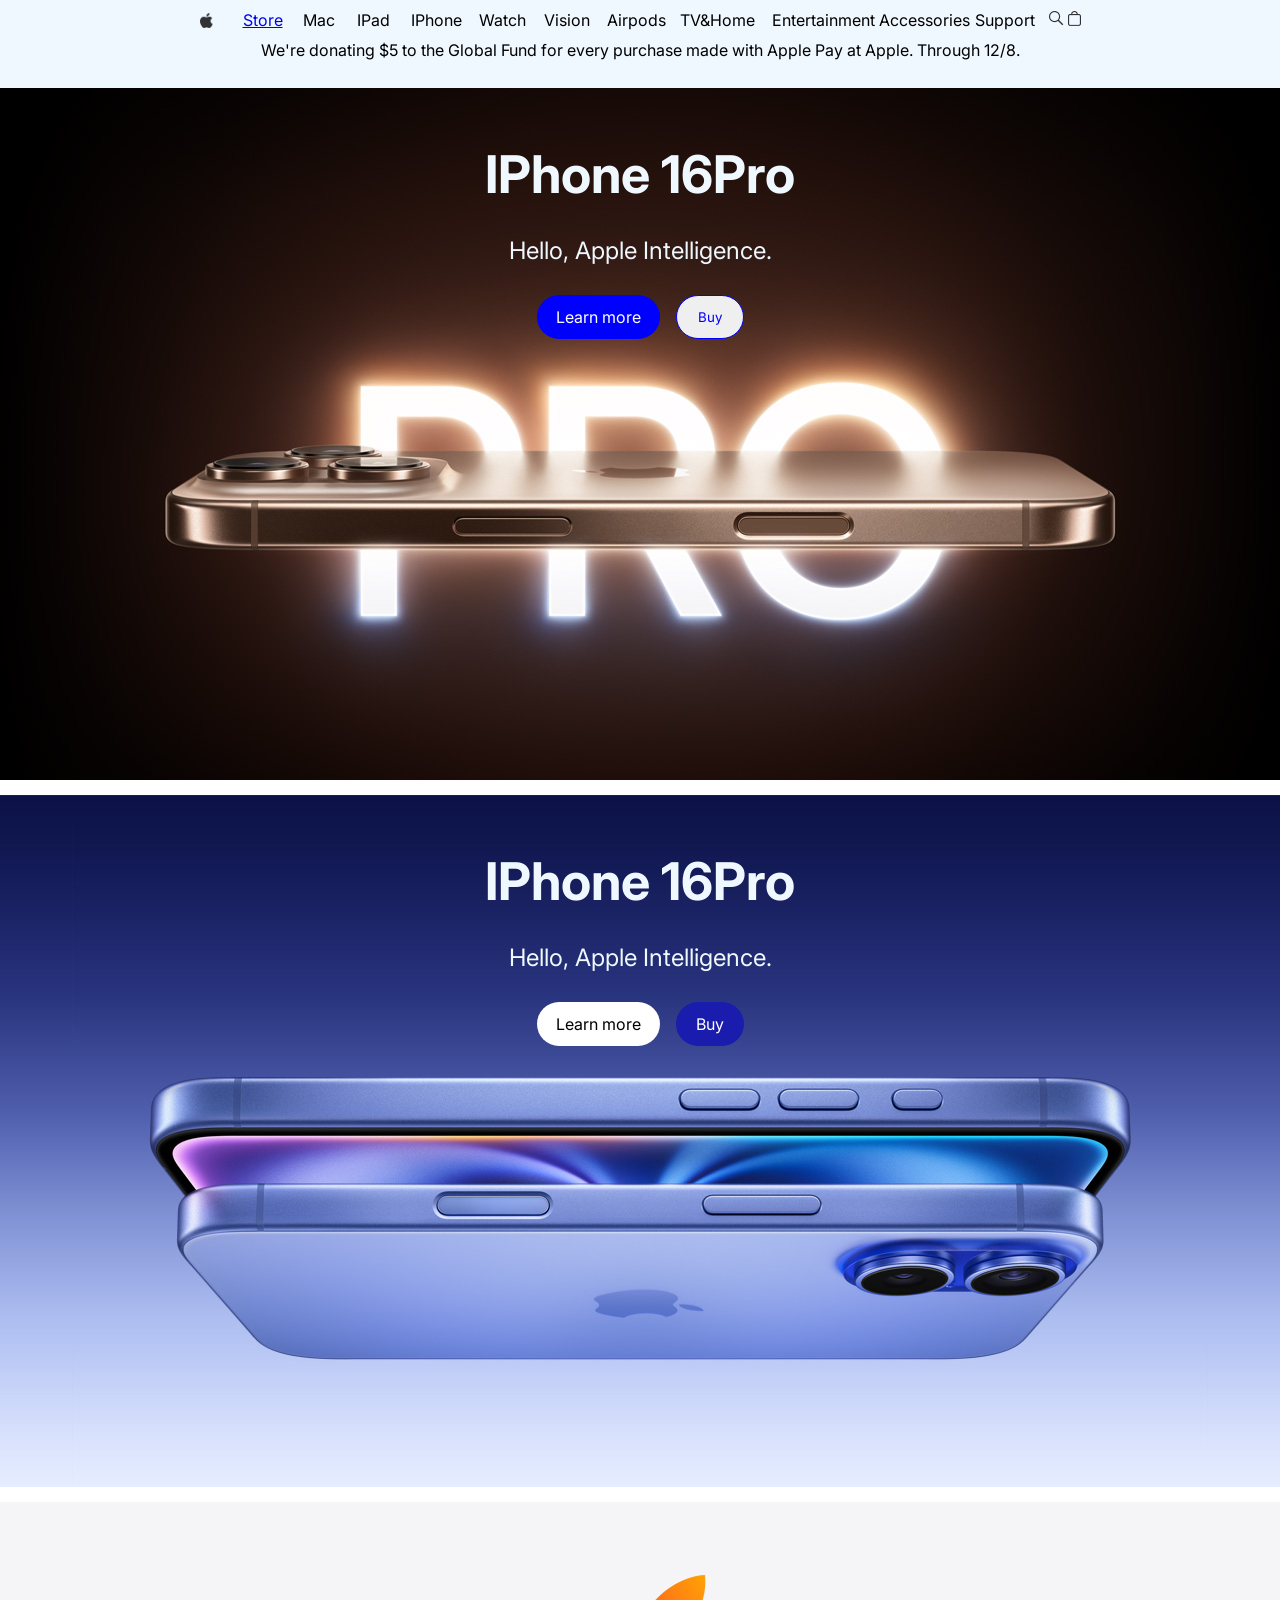
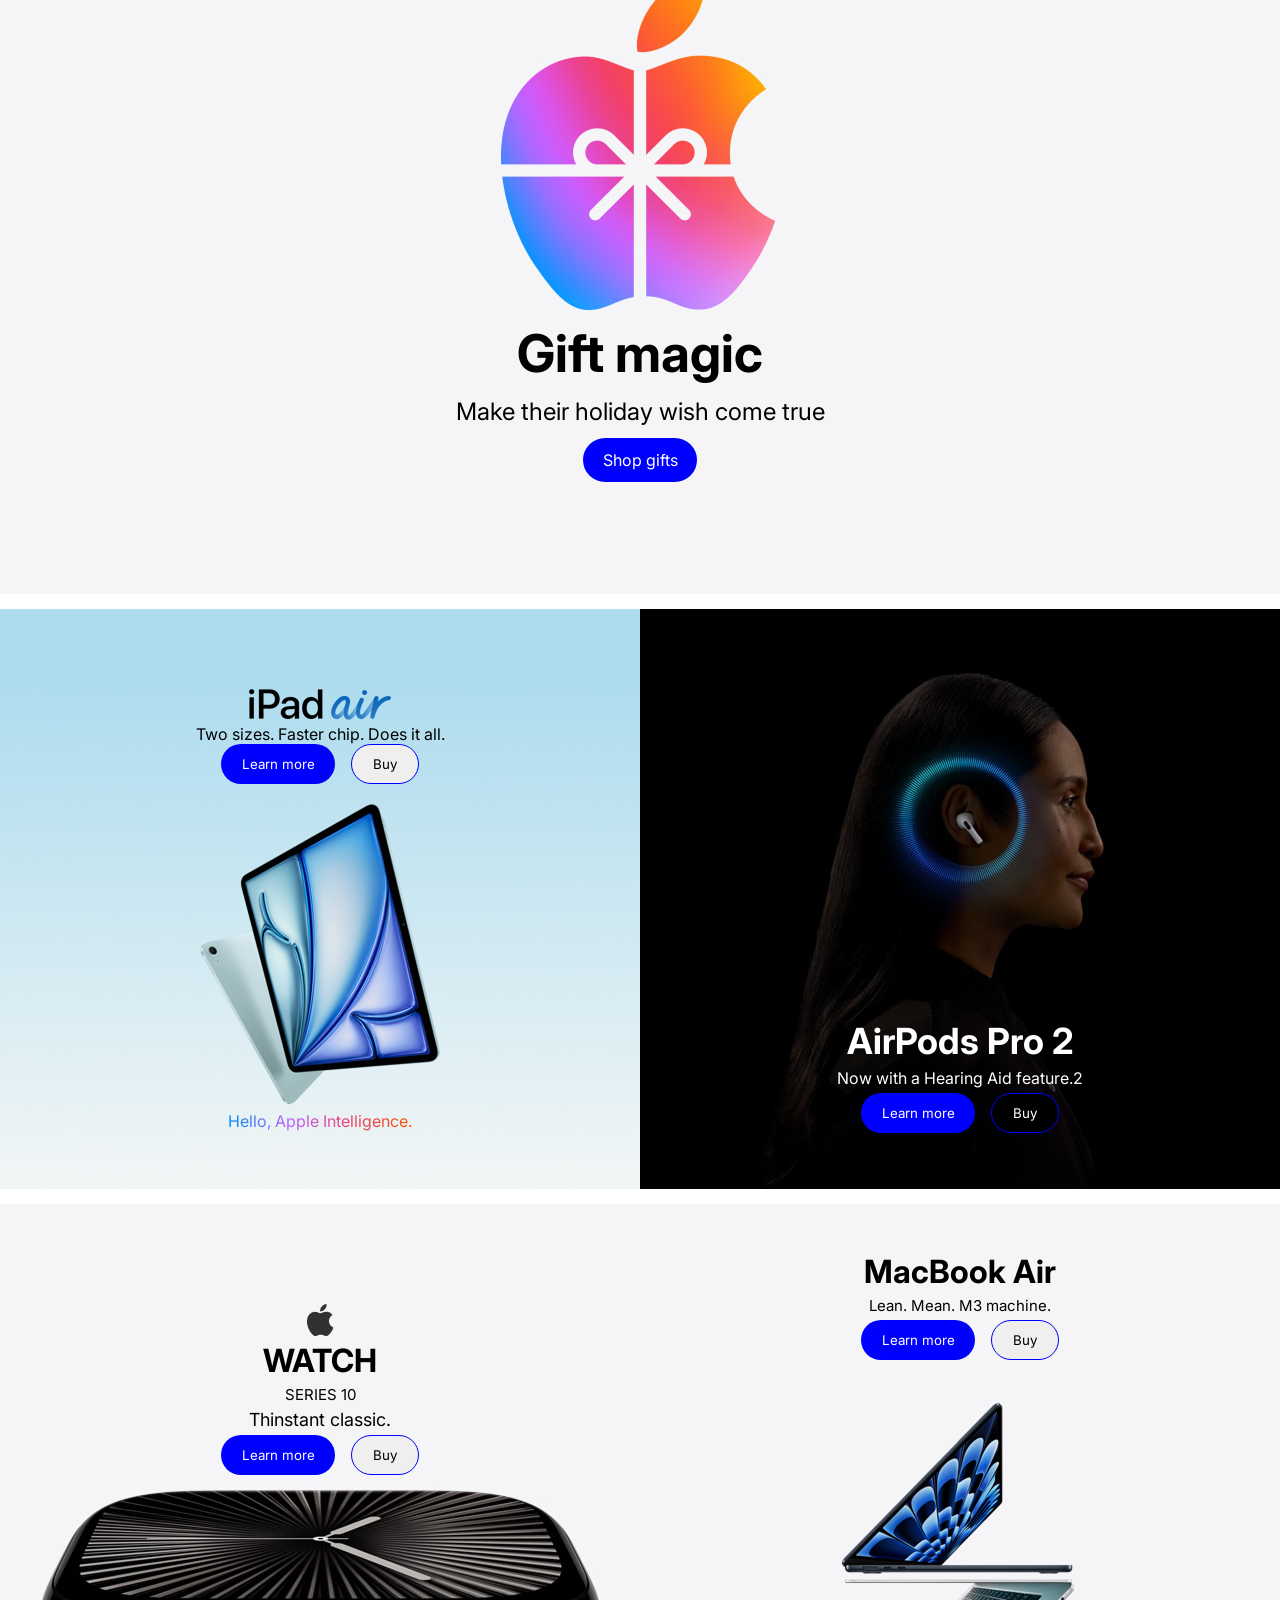
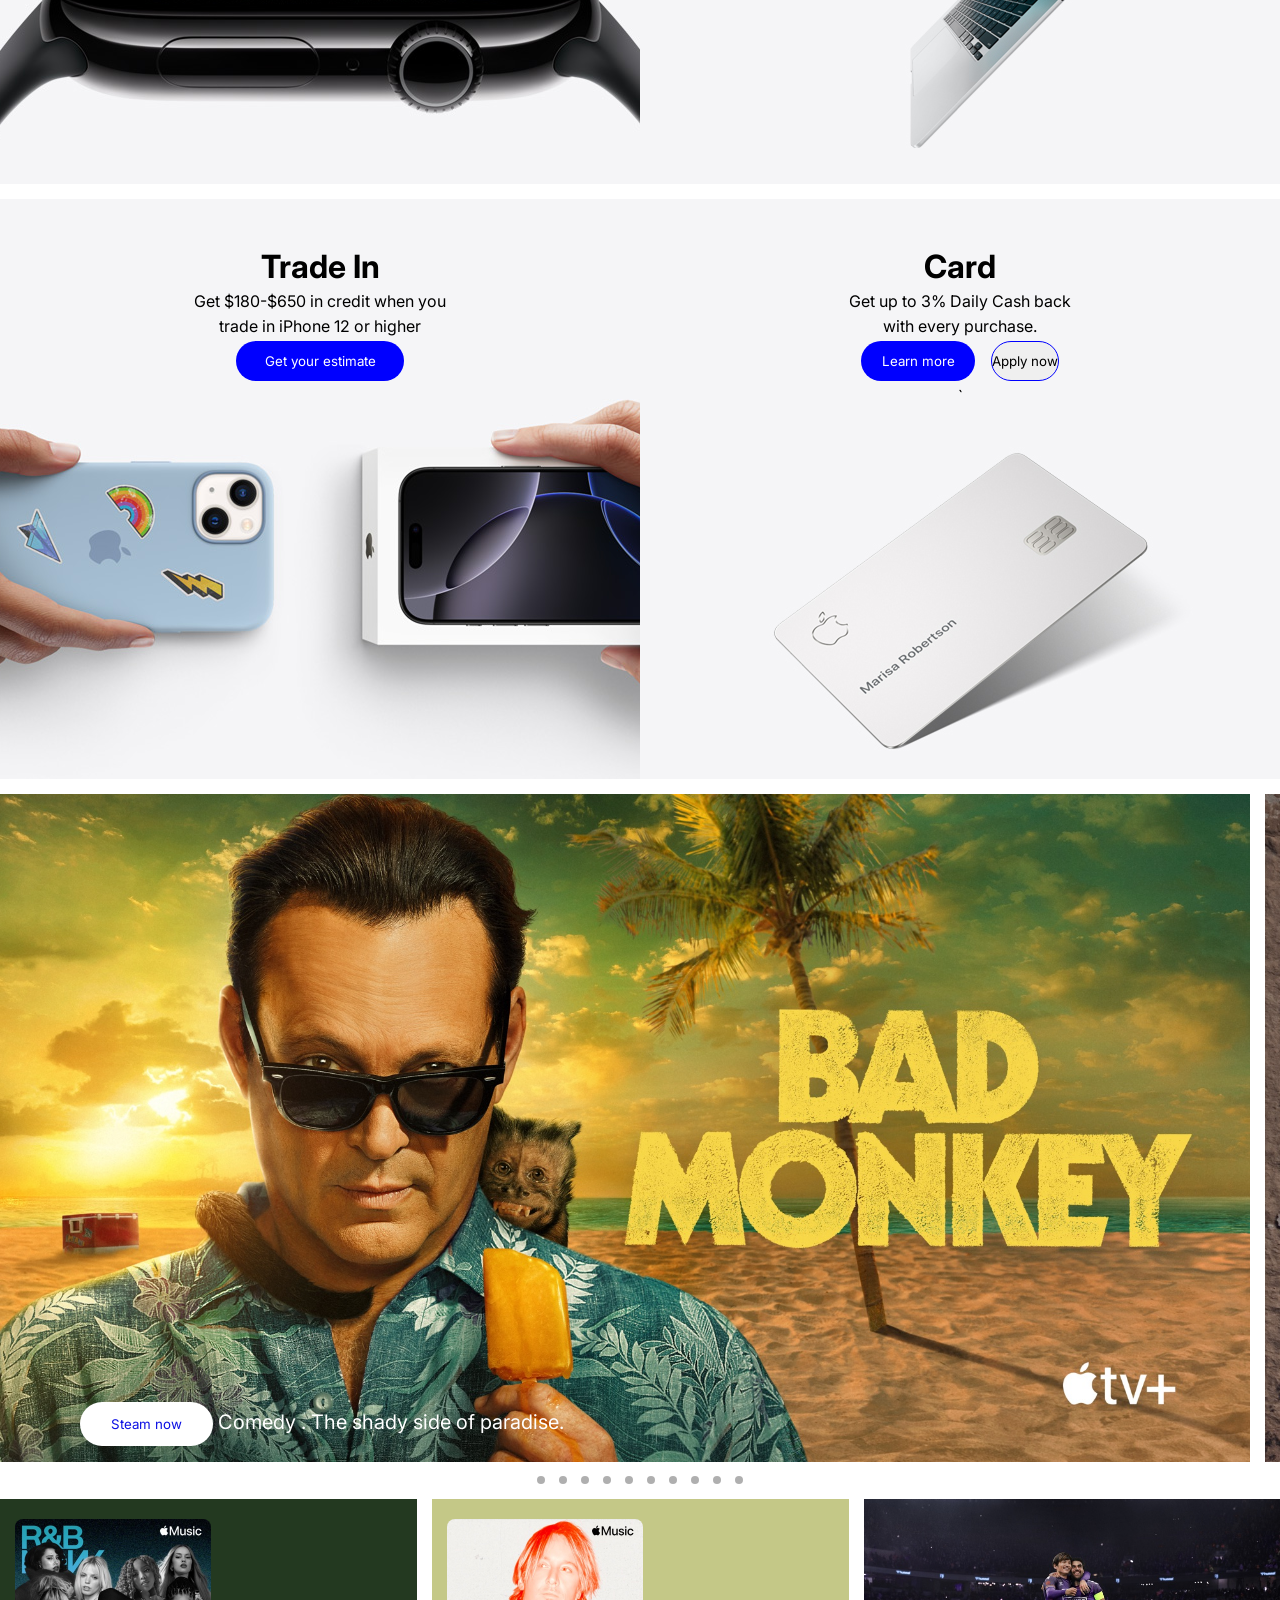
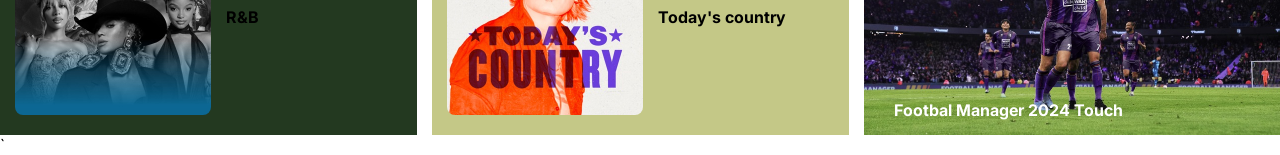
<file: index.html>
<!doctype html>
<html lang="en">
  <head>
    <meta charset="UTF-8" />
    <meta name="viewport" content="width=device-width, initial-scale=1.0" />
    <link rel="stylesheet" href="index.css" />
    <link rel="stylesheet" href="mobile.css" />
    <link rel="preconnect" href="https://fonts.googleapis.com" />
    <link rel="preconnect" href="https://fonts.gstatic.com" crossorigin />
    <link
      href="https://fonts.googleapis.com/css2?family=Inter:ital,opsz,wght@0,14..32,100..900;1,14..32,100..900&display=swap"
      rel="stylesheet"
    />
    <title>APPLE WEB</title>
  </head>
  <body>
    <header class="header">
      <div class="text">
        <img
          style="width: 13px; height: 15px"
          src="picture/Vector.png"
          class="header-icon"
        />
        <a href="./shop-index.html/" style="width: 30px" class="p-text"
          >Store</a
        >
        <p style="width: 24px" class="p-text">Mac</p>
        <p style="width: 24px" class="p-text">IPad</p>
        <p style="width: 38px" class="p-text">IPhone</p>
        <p style="width: 35px" class="p-text">Watch</p>
        <p style="width: 33px" class="p-text">Vision</p>
        <p style="width: 43px" class="p-text">Airpods</p>
        <p style="width: 62px" class="p-text">TV&Home</p>
        <p style="width: 77px" class="p-text">Entertainment</p>
        <p style="width: 66px" class="p-text">Accessories</p>
        <p style="width: 44px" class="p-text">Support</p>
        <div class="header-icons">
          <img src="picture/Vector (1).png" class="header-icon" />
          <img src="picture/Vector (2).png" class="header-icon" />
          <img src="picture/menu-icon.png" class="menu-icon" />
        </div>
      </div>
      <div>
        <p class="long-text">
          We're donating $5 to the Global Fund for every purchase made with
          Apple Pay at Apple. Through 12/8.
        </p>
      </div>
    </header>
    <main class="SECTION1">
      <div class="picture">
        <div class="sec1-text1">
          <h1 class="Pro" style="font-size: 52px">IPhone 16Pro</h1>
          <p class="proo" style="font-size: 24px">Hello, Apple Intelligence.</p>
          <div class="sec1-text2">
            <p class="word-01">Learn more</p>
            <button class="word-02">Buy</button>
          </div>
        </div>
      </div>
    </main>
    <main class="SECTION2">
      <div class="picture">
        <div class="sec2-text1">
          <h2 class="Pro" style="font-size: 52px">IPhone 16Pro</h2>
          <p class="proo" style="font-size: 24px">Hello, Apple Intelligence.</p>
          <div class="sec2-text2">
            <button class="word1">Learn more</button>
            <button class="word2">Buy</button>
          </div>
        </div>
      </div>
    </main>
    <main class="SECTION3">
      <div class="picture">
        <div class="sec3-text1">
          <h2 style="font-size: 52px">Gift magic</h2>
          <p style="font-size: 24px">Make their holiday wish come true</p>
          <button class="Shop">Shop gifts</button>
        </div>
      </div>
    </main>

    <main class="SECTION4">
      <div class="sec4-pic1">
        <div class="part1">
          <img src="picture/Heading 3.png" />
          <p>Two sizes. Faster chip. Does it all.</p>
          <div class="bottom">
            <button class="word3">Learn more</button>
            <button class="word4">Buy</button>
          </div>
        </div>
        <p class="part2">Hello, Apple Intelligence.</p>
      </div>

      <div class="sec4-pic2">
        <div class="pic2-texts">
          <h2 style="font-size: 36px; color: white">AirPods Pro 2</h2>
          <p style="font-size: 16px; color: white">
            Now with a Hearing Aid feature.2
          </p>
          <div class="bottom">
            <button class="word5">Learn more</button>
            <button class="word6">Buy</button>
          </div>
        </div>
      </div>

      <div class="sec4-pic3">
        <div class="pic3-texts">
          <img src="picture/Vector.png" />
          <h3 style="font-size: 32px">WATCH</h3>
          <p style="font-size: 15px">SERIES 10</p>
          <p style="font-size: 18px">Thinstant classic.</p>
          <div class="bottom">
            <button class="word7">Learn more</button>
            <button class="word8">Buy</button>
          </div>
        </div>
      </div>

      <div class="sec4-pic4">
        <div class="pic4-texts">
          <h3 style="font-size: 32px">MacBook Air</h3>
          <p style="font-size: 15px">Lean. Mean. M3 machine.</p>
          <div class="bottom">
            <button class="word9">Learn more</button>
            <button class="word10">Buy</button>
          </div>
        </div>
      </div>

      <div class="sec4-pic5">
        <div class="pic5-texts">
          <h3 style="font-size: 32px">Trade In</h3>
          <p>Get $180-$650 in credit when you</p>
          <p>trade in iPhone 12 or higher</p>
          <button class="word11">Get your estimate</button>
        </div>
      </div>
      <div class="sec4-pic6">
        <div class="pic6-texts">
          <h3 style="font-size: 32px">Card</h3>
          <p>Get up to 3% Daily Cash back</p>
          <p>with every purchase.</p>
          <div class="bottom">
            <button class="word12">Learn more</button>
            <button class="word13">Apply now</button>
          </div>
          `
        </div>
      </div>
    </main>

    <main class="SECTION6-scroll">
      <div
        id="page1"
        class="sec6-pic"
        style="background-image: url(picture/bad-monkey.jpg)"
      >
        <div class="big-scroll">
          <button class="scroll-button">Steam now</button>
          <span>Comedy</span>
          <span>.</span>
          <span>The shady side of paradise.</span>
        </div>
      </div>

      <div
        id="page2"
        class="sec6-pic"
        style="background-image: url(picture/napoleon.jpg)"
      >
        <div class="big-scroll">
          <button class="scroll-button">Steam now</button>
          <span>Drama</span>
          <span>.</span>
          <span>Experience Ridley Scott's extended epic.</span>
        </div>
      </div>

      <div
        id="page3"
        class="sec6-pic"
        style="background-image: url(picture/instigators.jpg)"
      >
        <div class="big-scroll">
          <button class="scroll-button">Steam now</button>
          <span>Action</span>
          <span>~</span>
          <span>Worst. Heist. Ever.</span>
        </div>
      </div>

      <div
        id="page4"
        class="sec6-pic"
        style="background-image: url(picture/k-pop-idols.jpg)"
      >
        <div class="big-scroll">
          <button class="scroll-button">Steam now</button>
          <span>Documentary</span>
          <span>~</span>
          <span>All that glitters isn't gold.</span>
        </div>
      </div>

      <div
        id="page5"
        class="sec6-pic"
        style="background-image: url(picture/season-pass.jpg)"
      >
        <div class="big-scroll">
          <button class="scroll-button">Steam now</button>
          <span>Watch Messi, every club, and every match--live.</span>
        </div>
      </div>

      <div
        id="page6"
        class="sec6-pic"
        style="background-image: url(picture/pressumed-innocent.jpg)"
      >
        <div class="big-scroll">
          <button class="scroll-button">Steam now</button>
          <span>Crime</span>
          <span>~</span>
          <span>Presume nothing.</span>
        </div>
      </div>

      <div
        id="page7"
        class="sec6-pic"
        style="background-image: url(picture/pachinko.jpg)"
      >
        <div class="big-scroll">
          <button class="scroll-button">Steam now</button>
          <spam>Drama</spam>
          <span>~</span>
          <span>New season</span>
        </div>
      </div>

      <div
        id="page8"
        class="sec6-pic"
        style="background-image: url(picture/baseball.jpg)"
      >
        <div class="big-scroll">
          <button class="scroll-button">See the schedule</button>
          <span>Live MLB games, every Friday</span>
        </div>
      </div>

      <div
        id="page9"
        class="sec6-pic"
        style="background-image: url(picture/lady-in-the-lake.jpg)"
      >
        <div class="big-scroll">
          <button class="scroll-button">Steam now</button>
          <span>Thriller</span>
          <span>~</span>
          <span
            >Natalie Portman and Moses Ingram star in a visionary noir
            thriller.</span
          >
        </div>
      </div>

      <div
        id="page10"
        class="sec6-pic"
        style="background-image: url(picture/morning-show.jpg)"
      >
        <div class="big-scroll">
          <button class="scroll-button">Steam now</button>
          <span>Drama</span>
          <span>~</span>
          <span>Emmy Nominations Including Best Drama</span>
        </div>
      </div>
    </main>

    <div class="dots">
      <a href="#page1" class="dot"></a>
      <a href="#page2" class="dot"></a>
      <a href="#page3" class="dot"></a>
      <a href="#page4" class="dot"></a>
      <a href="#page5" class="dot"></a>
      <a href="#page6" class="dot"></a>
      <a href="#page7" class="dot"></a>
      <a href="#page8" class="dot"></a>
      <a href="#page9" class="dot"></a>
      <a href="#page0" class="dot"></a>
    </div>

    <main class="last-section">
      <div class="last-pages">
        <div
          class="last-item"
          style="
            min-width: 417px;
            height: 236px;
            background-color: rgb(35, 57, 32);
          "
        >
          <div class="last-texts">
            <div class="end-picture">
              <img class="end-image" src="picture/slider1.jpg" />
            </div>
            <p class="small-texts">R&B</p>
            <div class="button-s">
              <button class="next-button">Listen now</button>
            </div>
          </div>
        </div>

        <div
          class="last-item"
          style="
            min-width: 417px;
            height: 236px;
            background-color: rgb(196, 200, 135);
          "
        >
          <div class="last-texts">
            <div class="end-picture">
              <img class="end-image" src="picture/slider2.jpg" />
            </div>
            <p class="small-texts">Today's country</p>
            <div class="button-s">
              <button class="next-button">Listen now</button>
            </div>
          </div>
        </div>

        <div class="last-item">
          <div class="last-texts">
            <div class="end-picture">
              <div
                class="End-image"
                style="background-image: url(picture/slider3.jpg)"
              >
                <p class="long-texts">Footbal Manager 2024 Touch</p>
                <div class="button-s">
                  <button class="next-button">Listen now</button>
                </div>
              </div>
            </div>
          </div>
        </div>

        <div class="last-item">
          <div class="last-texts">
            <div class="end-picture">
              <div
                class="End-image"
                style="background-image: url(picture/slliderr4.jpg)"
              >
                <p class="long-texts">6 Weeks Restart Your Fitness</p>
                <div class="button-s">
                  <button class="next-button">Listen now</button>
                </div>
              </div>
            </div>
          </div>
        </div>

        <div class="last-item">
          <div class="last-texts">
            <div class="end-picture">
              <div
                class="End-image"
                style="background-image: url(picture/slider5.jpg)"
              >
                <p class="long-texts">NBA 2k25 Arcade Edition</p>
                <div class="button-s">
                  <button class="next-button">Listen now</button>
                </div>
              </div>
            </div>
          </div>
        </div>

        <div class="last-item">
          <div class="last-texts">
            <div class="end-picture">
              <div
                class="End-image"
                style="background-image: url(picture/sllider6.jpg)"
              >
                <p class="long-texts">Strength with Kyle</p>
                <div class="button-s">
                  <button class="next-button">Listen now</button>
                </div>
              </div>
            </div>
          </div>
        </div>
        <div class="last-item">
          <div class="last-texts">
            <div class="end-picture">
              <div
                class="End-image"
                style="background-image: url(picture/slider7.jpg)"
              >
                <p class="long-texts">Run Your First 5k</p>
                <div class="button-s">
                  <button class="next-button">Listen now</button>
                </div>
              </div>
            </div>
          </div>
        </div>

        <div
          class="last-item"
          style="
            min-width: 417px;
            height: 236px;
            background-color: rgb(93, 24, 11);
          "
        >
          <div class="last-texts">
            <div class="end-picture">
              <img class="end-image" src="picture/slider8.jpg" />
            </div>
            <p class="small-texts">Today's Inside Rock</p>
            <div class="button-s">
              <button class="next-button">Listen now</button>
            </div>
          </div>
        </div>

        <div class="last-item">
          <div class="last-texts">
            <div class="end-picture">
              <div
                class="End-image"
                style="background-image: url(picture/slider9.jpg)"
              >
                <p class="long-texts">Hello Kitty Island Adventure</p>
                <div class="button-s">
                  <button class="next-button">Listen now</button>
                </div>
              </div>
            </div>
          </div>
        </div>

        <div
          class="last-item"
          style="
            min-width: 417px;
            height: 236px;
            background-color: rgb(42, 43, 32);
          "
        >
          <div class="last-texts">
            <div class="end-picture">
              <img class="end-image" src="picture/slider10.jpg" />
            </div>
            <p class="small-texts">Strength with Kyle</p>
            <div class="button-s">
              <button class="next-button">Listen now</button>
            </div>
          </div>
        </div>
      </div>
    </main>
  </body>
</html>
`
</file>
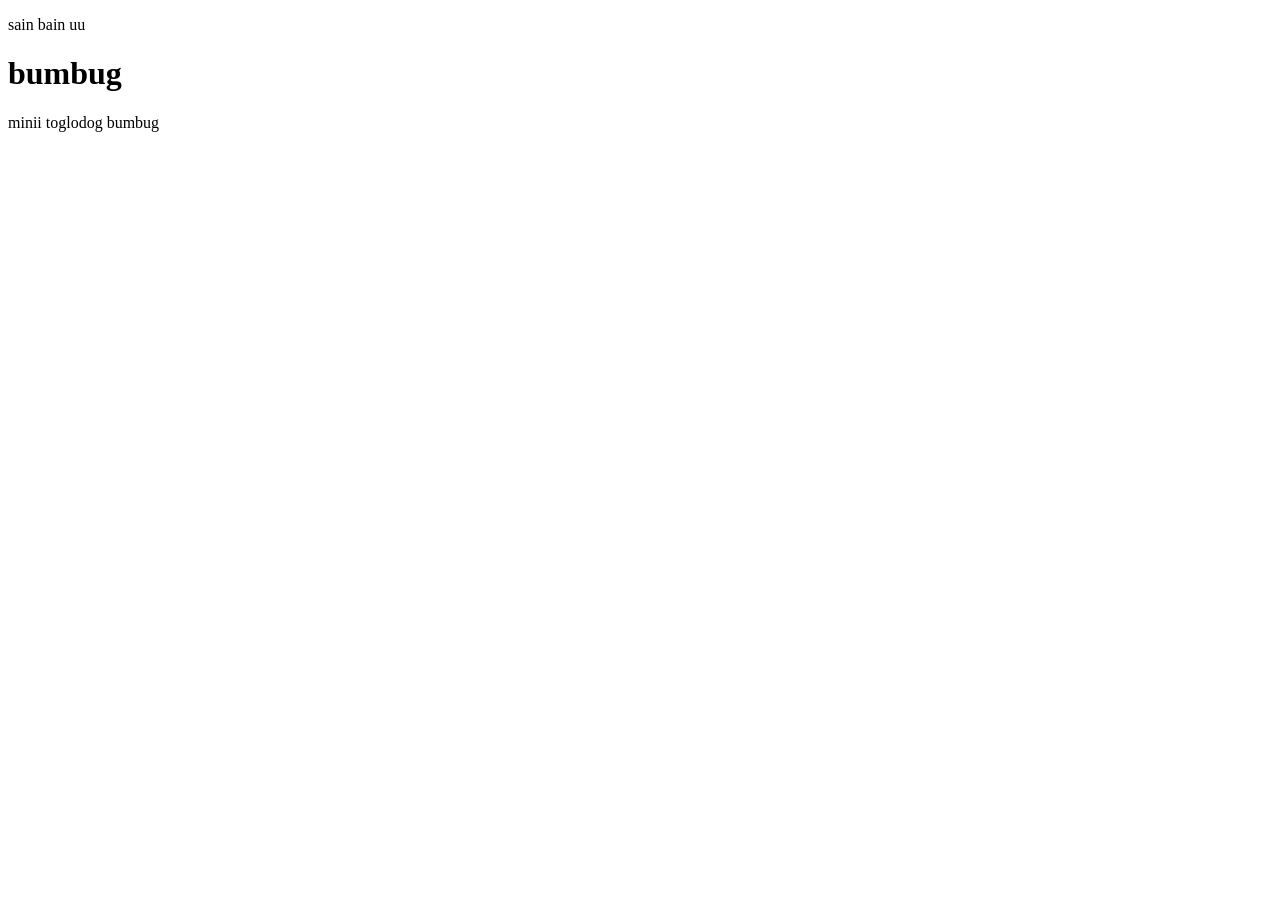
<file: 4-13index.html>
<!doctype html>
<html lang="en">
  <head>
    <meta charset="UTF-8" />
    <meta name="viewport" content="width=device-width, initial-scale=1.0" />
    <title>Document</title>
  </head>
  <body>
    <p id="greeting">Sain uu!</p>
    <div id="box"></div>
    <script src="4-13index.js"></script>
  </body>
</html>
</file>
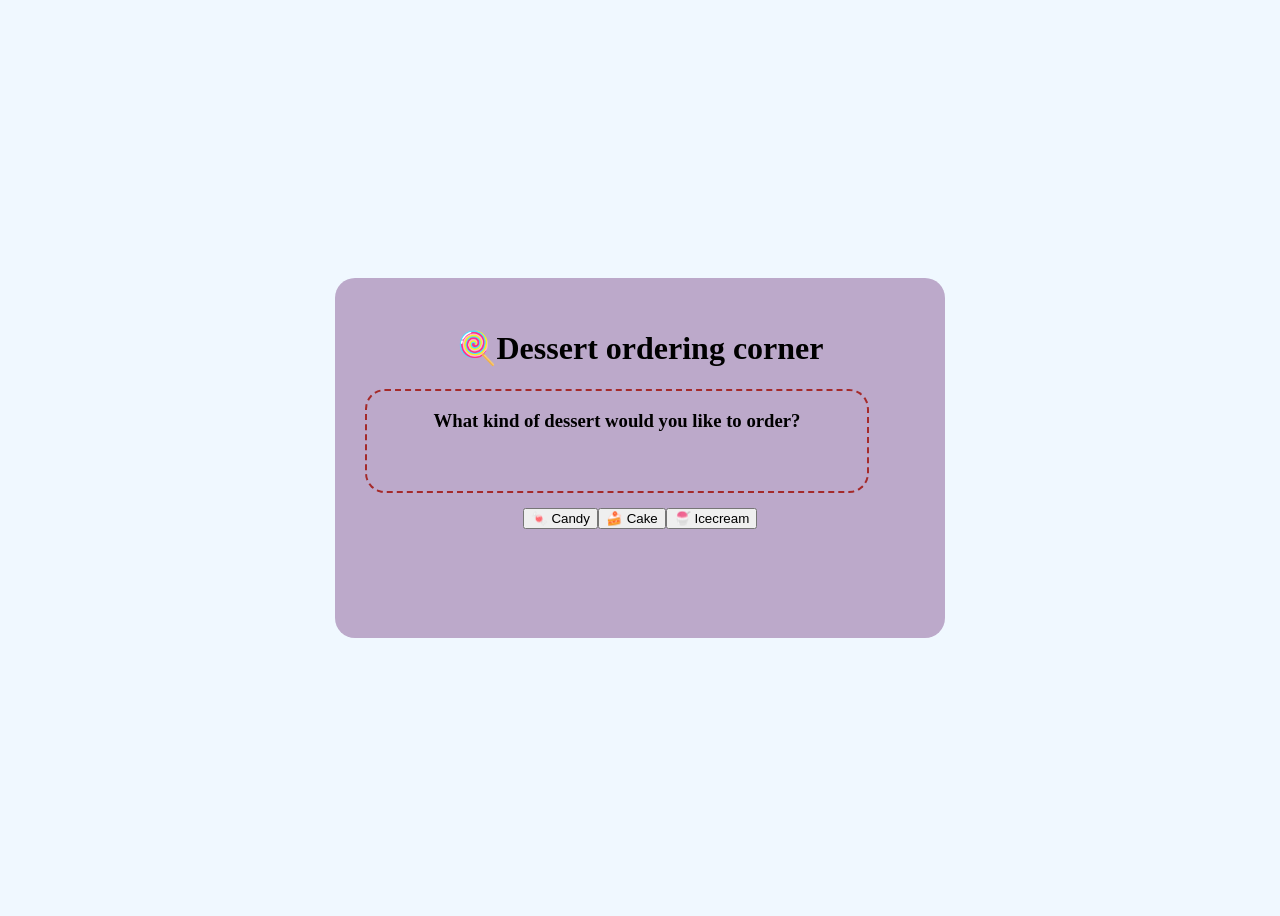
<file: 4-14index.html>
<!doctype html>
<html lang="en">
  <head>
    <meta charset="UTF-8" />
    <meta name="viewport" content="width=device-width, initial-scale=1.0" />
    <link rel="stylesheet" href="4-14index.css" />
    <title>Document</title>
  </head>
  <body>
    <div id="container">
      <h1>🍭Dessert ordering corner</h1>
      <div id="Bigbox">
        <h3>What kind of dessert would you like to order?</h3>
      </div>
      <div class="buttons">
        <button id="Candy" onclick="Candy()">🍬 Candy</button>
        <button id="Cake" onclick="Cake()">🍰 Cake</button>
        <button id="Icecream" onclick="Icecream()">🍧 Icecream</button>
      </div>
    </div>
    <script src="4-14index.js"></script>
  </body>
</html>
</file>
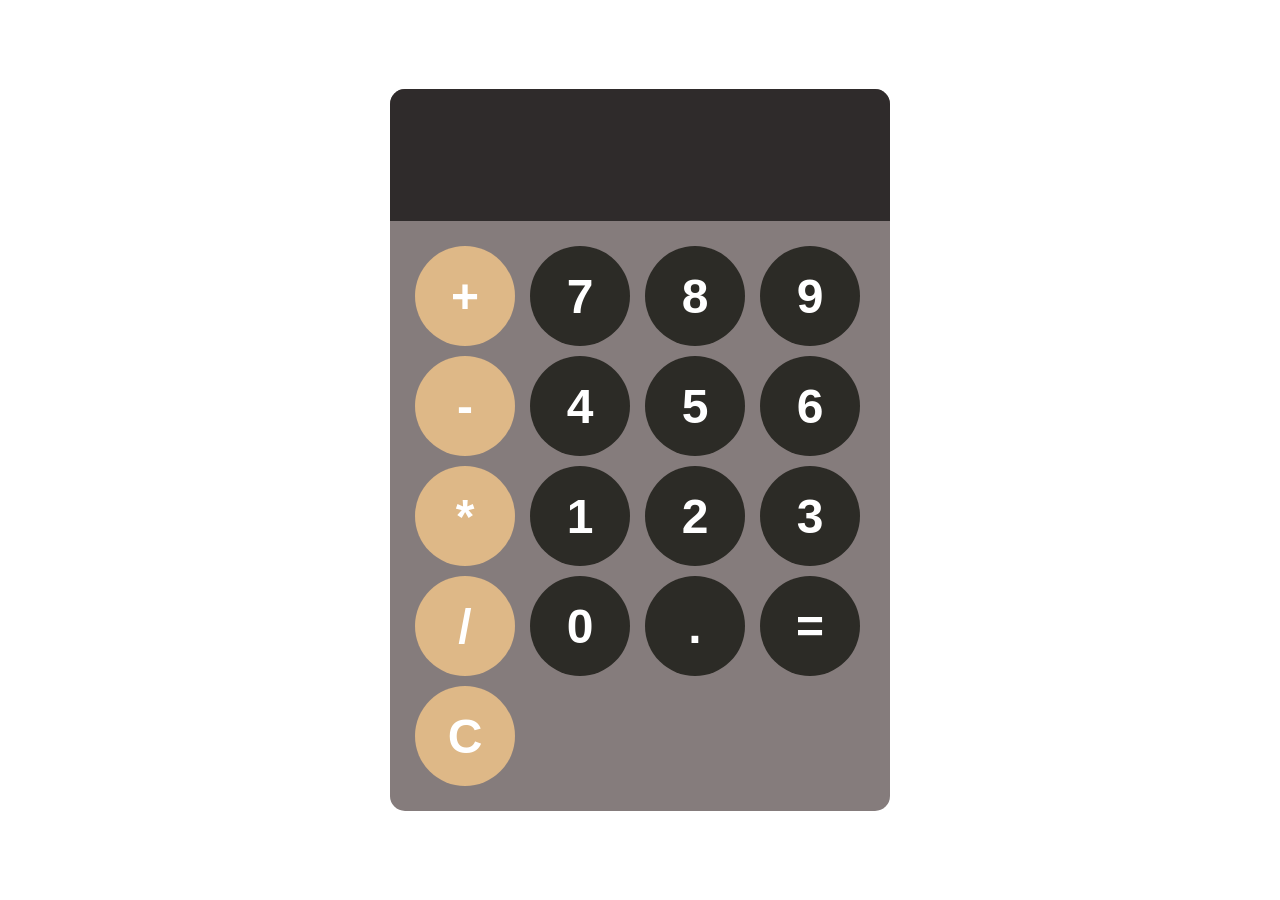
<file: 4-15index.html>
<!doctype html>
<html lang="en">
  <head>
    <meta charset="UTF-8" />
    <meta name="viewport" content="width=device-width, initial-scale=1.0" />
    <link rel="stylesheet" href="4-15index.css" />
    <title>Document</title>
  </head>
  <body>
    <div id="calculator">
      <input id="display" readonly />
      <div id="keys">
        <button onclick="appendToDisplay('+')" class="operator-btn">+</button>
        <button onclick="appendToDisplay('7')">7</button>
        <button onclick="appendToDisplay('8')">8</button>
        <button onclick="appendToDisplay('9')">9</button>
        <button onclick="appendToDisplay('-')" class="operator-btn">-</button>
        <button onclick="appendToDisplay('4')">4</button>
        <button onclick="appendToDisplay('5')">5</button>
        <button onclick="appendToDisplay('6')">6</button>
        <button onclick="appendToDisplay('*')" class="operator-btn">*</button>
        <button onclick="appendToDisplay('1')">1</button>
        <button onclick="appendToDisplay('2')">2</button>
        <button onclick="appendToDisplay('3')">3</button>
        <button onclick="appendToDisplay('/')" class="operator-btn">/</button>
        <button onclick="appendToDisplay('0')">0</button>
        <button onclick="appendToDisplay('.')">.</button>
        <button onclick="calculate()">=</button>
        <button onclick="clearDisplay()" class="operator-btn">C</button>
      </div>
    </div>
    <script src="4-15index.js"></script>
  </body>
</html>
</file>
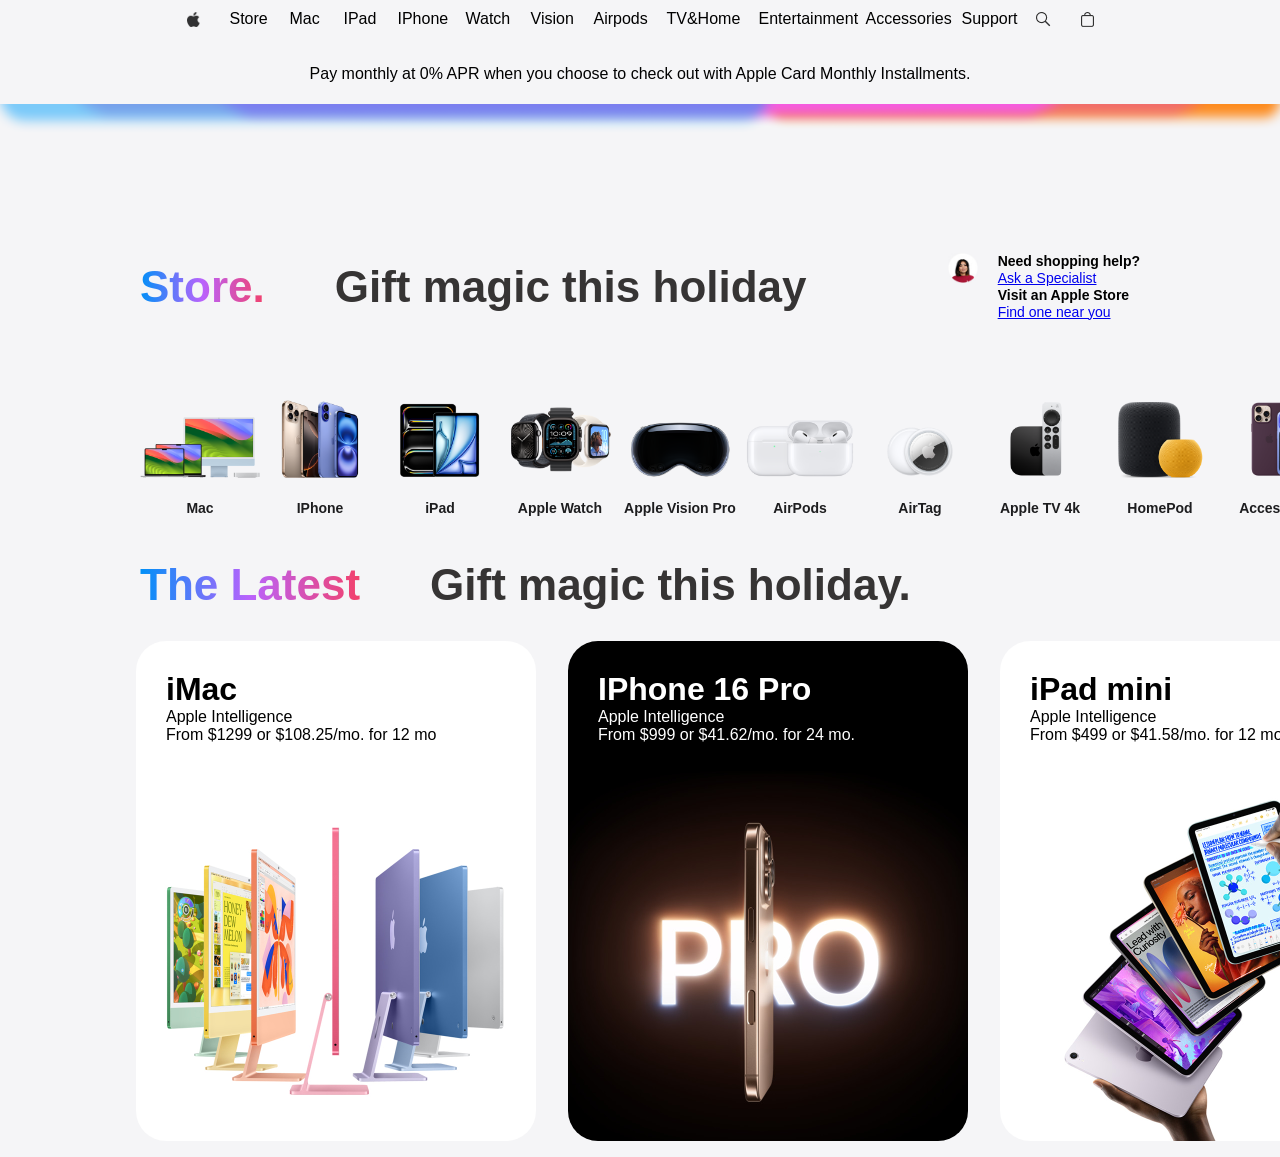
<file: shop-index.html>
<!doctype html>
<html lang="en">
  <head>
    <meta charset="UTF-8" />
    <meta name="viewport" content="width=device-width, initial-scale=1.0" />
    <link rel="stylesheet" href="shop-index.css" />
     <liink href="https://fonts.googleapis.com/css2?family=Inter:ital,opsz,wght@0,14..32,100..900;1,14..32,100..900&display=swap"
      rel="stylesheet"/>
    <title>Document</title>
  </head>
  <body>
    <header class="header">
      <div class="text">
        <img style="width: 13px; height: 15px;" src="picture/Vector.png" />
        <p style="width: 30px">Store</p>
        <p style="width: 24px">Mac</p>
        <p style="width: 24px">IPad</p>
        <p style="width: 38px">IPhone</p>
        <p style="width: 35px">Watch</p>
        <p style="width: 33px">Vision</p>
        <p style="width: 43px">Airpods</p>
        <p style="width: 62px">TV&Home</p>
        <p style="width: 77px">Entertainment</p>
        <p style="width: 66px">Accessories</p>
        <p style="width: 44px">Support</p>
        <img src="picture/Vector (1).png" />
        <img src="picture/Vector (2).png" />
      </div>
    </header>
    <div class="longtitle">Pay monthly at 0% APR when you choose to check out with Apple Card Monthly Installments.</div>
      </div>
    <img style="width: 100vw;" src="picture2/store-header.png"/>

    <div class="store">
        <div class="store-left">
            <h1 class="store-title">Store.</h1>
            <p class="store-p">Gift magic this holiday</p>
        </div>
        <div class="store-right">
            <img style="width: 30px; height: 30px;" class="store-icon" src="picture2/store-specialist.png"/>
            <div class="store-support">
                <div class="store-items">
                    <h2 class="store-text">Need shopping help?</h2>
                <a class="store-text-leak" href="#" target="_blank">Ask a Specialist</a>
                </div>
                <div class="store-items">
                    <h2 class="store-text">Visit an Apple Store</h2>
                    <a class="store-text-leak" href="#" target="_blank">Find one near you</a>
                </div>
            </div> 
        </div>
    </div>
    <div class="store-products">
        <div class="store-product">
            <div class="store-product-image">
                <img class="store-image" src="picture2/2.png"/>
            </div>
             <h4 class="store-product-name">Mac</h4>
        </div>
        <div class="store-product">
             <div class="store-product-image">
                <img class="store-image" src="picture2/3.png"/>
             </div>
             <h4 class="store-product-name">IPhone</h4>
            </div>
                <div class="store-product">
                    <div class="store-product-image">
                        <img class="store-image" src="picture2/4.png"/>
                    </div>
                    <h4 class="store-product-name">iPad</h4>
                </div>
                <div class="store-product">
                    <div class="store-product-image">
                        <img class="store-image" src="picture2/5.png"/>
                    </div>
                    <h4 class="store-product-name">Apple Watch</h4>
                </div>
                <div class="store-product">
                    <div class="store-product-image">
                        <img class="store-image" src="picture2/6.png"/>
                    </div>
                    <h4 class="store-product-name">Apple Vision Pro</h4>
                </div>
                <div class="store-product">
                    <div class="store-product-image">
                        <img class="store-image" src="picture2/7.png"/>
                    </div>
                    <h4 class="store-product-name">AirPods</h4>
                </div>
                <div class="store-product">
                    <div class="store-product-image">
                        <img class="store-image" src="picture2/8.png"/>
                    </div>
                    <h4 class="store-product-name">AirTag</h4>
                </div>
                <div class="store-product">
                    <div class="store-product-image">
                        <img class="store-image" src="picture2/9.png"/>
                    </div>
                    <h4 class="store-product-name">Apple TV 4k</h4>
                </div>
                <div class="store-product">
                    <div class="store-product-image">
                        <img class="store-image" src="picture2/10.png"/>
                    </div>
                    <h4 class="store-product-name">HomePod</h4>
                </div>
                <div class="store-product">
                    <div class="store-product-image">
                        <img class="store-image" src="picture2/11.png"/>
                    </div>
                    <h4 class="store-product-name">Accessoties</h4>
                </div>
                <div class="store-product">
                    <div class="store-product-image">
                        <img class="store-image" src="picture2/1.png"/>
                    </div>
                    <h4 class="store-product-name">Apple Gift Card</h4>
                </div>
    </div>
    <div class="card-header">
        <h1 class="rainbow-text">The Latest</h1>
         <p class="normal-text">Gift magic this holiday.</p>
    </div>
    <div class="last-cards">
        <div class="cards-image" style="background-image: url(picture2/card1.jpeg);">
            <div class="card-texts">
                <h1>iMac</h1>
                <p>Apple Intelligence</p>
                <p>From $1299 or $108.25/mo. for 12 mo</p>
             </div>
        </div>

        <div class="cards-image" style="background-image: url(picture2/card2.jpeg);">
            <div class="card-texts">
                <h1 class="card-p">IPhone 16 Pro</h1>  
                <p class="card-p">Apple Intelligence</p>
                <p class="card-p">From $999 or $41.62/mo. for 24 mo.</p>
            </div>
        </div>         
        
        <div class="cards-image" style="background-image: url(picture2/card3.jpeg);">
            <div class="card-texts">
                <h1>iPad mini</h1>
                <p>Apple Intelligence</p>
                <p>From $499 or $41.58/mo. for 12 mo.</p>
             </div>
        </div>

        <div class="cards-image" style="background-image: url(picture2/card4.jpeg);">
            <div class="card-texts">
                <h1>Apple Watch Series 10</h1>
                <p>Thinstant classic</p>
                <p>From $399 or $33.25/mo. for 12 mo.</p>
             </div>
        </div>

        <div class="cards-image" style="background-image: url(picture2/card6.jpeg);">
            <div class="card-texts">
                <h1>AirPods 4</h1>
                <p>Iconic. Now Supersonic.</p>
                <p>Starting at $129 with Active Noise Cancellation $179</p>
             </div>
        </div>

        <div class="cards-image" style="background-image: url(picture2/card7.jpeg);">
            <div class="card-texts">
                <h1 class="card-p">IPhone 16</h1>
                <p class="card-p">Apple Intelligence</p>
                <p class="card-p">From $799 or $33.29/mo. for 24 mo.</p>
             </div>
        </div>

        <div class="cards-image" style="background-image: url(picture2/card5.jpeg);">
            <div class="card-texts">
                <h1 class="card-p">Apple Watch Ultra2</h1>  
                <p class="card-p">New finish. Never quit.</p>
                <p class="card-p">From $799 or $66.58/mo. for 12 mo.</p>
            </div>
        </div> 

        <div class="cards-image" style="background-image: url(picture2/card8.jpeg);">
            <div class="card-texts">
                <h1>Apple Vision Pro</h1>
                <p>Welcome to the era of spatial computing.</p>
                <p>From $3499</p>
             </div>
        </div>

         <div class="cards-image" style="background-image: url(picture2/card9.jpeg);">
            <div class="card-texts">
                <h1>MacBook Air</h1>
                <p>Designed to go places.</p>
                <p>From $999 or $83.25/mo. for 12 mo.</p>
             </div>
        </div>

        <div class="cards-image" style="background-image: url(picture2/card10.jpeg);">
            <div class="card-texts">
                <h1 class="card-p">iPad Pro</h1>  
                <p class="card-p">Apple Intelligence</p>
                <p class="card-p">From $999 or $83.25/mo. for 12 mo.</p>
            </div>
        </div> 

        <div class="cards-image" style="background-image: url(picture2/card11.jpeg);">
            <div class="card-texts">
                <h1>iPad Air</h1>
                <p>Apple Intelligence</p>
                <p>From $599 or $49.91/mo. for 12 mo.</p>
             </div>
        </div>
    </div>
  </body>
</html>
</file>
<file: index.css>
* {
  margin: 0;
  box-sizing: border-box;
  padding: 0;
  font-family: "Inter", sans-serif;
}
.header {
  background-color: aliceblue;
  width: 100vw;
  height: 88px;
}
.menu-icon {
  display: none;
}
.text {
  display: flex;
  justify-content: center;
  align-items: center;
  gap: 30px;
  padding: 10px;
}
.long-text {
  display: flex;
  justify-content: center;
  align-items: center;
}

.SECTION1 {
  background-image: url("picture/Figure\ \(1\).png");
  width: 100vw;
  height: 692px;
  padding-top: 55px;
  background-position: center;
}
.SECTION2 {
  background-image: url("picture/Figure\ \(2\).png");
  width: 100vw;
  height: 692px;
  padding-top: 55px;
  background-position: center;
  margin-top: 15px;
}
.SECTION3 {
  background-image: url("picture/Figure.png");
  width: 100vw;
  height: 692px;
  padding-top: 420px;
  background-position: center;
  margin-top: 15px;
}
.word-01 {
  width: 123px;
  height: 44px;
  background-color: blue;
  border-radius: 40px;
  color: white;
  display: flex;
  justify-content: center;
  align-items: center;
}
.word-02 {
  width: 68px;
  height: 44px;
  border-radius: 40px;
  color: blue;
  border: 1px solid blue;
  justify-items: center;
  align-items: center;
}
.picture {
  justify-content: center;
  flex-direction: row;
}
.sec1-text1 {
  width: 100%;
  display: flex;
  flex-direction: column;
  align-items: center;
  color: aliceblue;
  gap: 30px;
}
.sec1-text2 {
  display: flex;
  gap: 16px;
  justify-content: center;
  text-align: center;
}
.sec2-text1 {
  width: 100%;
  display: flex;
  flex-direction: column;
  align-items: center;
  color: aliceblue;
  gap: 30px;
}
.sec2-text2 {
  display: flex;
  gap: 16px;
  justify-content: center;
  text-align: center;
}
.word1 {
  width: 123px;
  height: 44px;
  background-color: white;
  border-radius: 40px;
  font-size: 16px;
  color: black;
  display: flex;
  justify-content: center;
  align-items: center;
  border: none;
}
.word2 {
  width: 68px;
  height: 44px;
  border-radius: 40px;
  font-size: 16px;
  color: white;
  background-color: #191cad;
  border: 1px solid white;
  display: flex;
  justify-content: center;
  align-items: center;
  border: none;
}
.sec3-text1 {
  width: 100%;
  display: flex;
  flex-direction: column;
  align-items: center;
  color: black;
  gap: 12px;
}
.Shop {
  width: 114px;
  height: 44px;
  border-radius: 40px;
  font-size: 16px;
  color: white;
  background-color: blue;
  display: flex;
  justify-content: center;
  align-items: center;
  border: none;
}
.sec4-pic1 {
  background-image: url("picture/Figure\ \(3\).png");
  width: 50vw;
  height: 580px;
  padding: 58px;
  display: flex;
  flex-direction: column;
  align-items: center;
  justify-content: space-between;
  margin-top: 15px;
  background-position: center;
  gap: 15px;
}
.part1 {
  text-align: center;
  padding: 20px;
}
.part2 {
  background: linear-gradient(
    90deg,
    #0090f7 0%,
    #ba62fc 33.33%,
    #f2416b 66.67%,
    #f55600 100%
  );
  background-clip: text;
  -webkit-background-clip: text;
  -webkit-text-fill-color: transparent;
}
.bottom {
  display: flex;
  flex-direction: row;
  justify-content: center;
  gap: 16px;
}
.word3 {
  width: 114px;
  height: 40px;
  background-color: blue;
  border-radius: 40px;
  color: white;
  display: flex;
  justify-content: center;
  align-items: center;
  border: none;
}
.word4 {
  width: 68px;
  height: 40px;
  border-radius: 40px;
  border: 1px solid blue;
  background-color: none;
  display: flex;
  justify-content: center;
  align-items: center;
}
.sec4-pic2 {
  background-image: url("picture/Figure\ \(4\).png");
  width: 50vw;
  height: 580px;
  padding-top: 410px;
  background-position: center;
  margin-top: 15px;
}
.word5 {
  width: 114px;
  height: 40px;
  background-color: blue;
  border-radius: 40px;
  color: white;
  display: flex;
  justify-content: center;
  align-items: center;
  border: none;
}
.word6 {
  width: 68px;
  height: 40px;
  border-radius: 40px;
  border: 1px solid blue;
  display: flex;
  background-color: black;
  justify-content: center;
  align-items: center;
  color: white;
}
.pic2-texts {
  display: flex;
  flex-direction: column;
  align-items: center;
  gap: 5px;
}
.sec4-pic3 {
  background-image: url("picture/Figure\ \(9\).png");
  width: 50vw;
  height: 580px;
  padding-top: 100px;
  background-position: center;
  margin-top: 15px;
}
.word7 {
  width: 114px;
  height: 40px;
  background-color: blue;
  border-radius: 40px;
  color: white;
  display: flex;
  justify-content: center;
  align-items: center;
  border: none;
}
.word8 {
  width: 68px;
  height: 40px;
  border-radius: 40px;
  border: 1px solid blue;
  background-color: none;
  display: flex;
  justify-content: center;
  align-items: center;
}
.pic3-texts {
  display: flex;
  flex-direction: column;
  align-items: center;
  gap: 5px;
}
.sec4-pic4 {
  background-image: url("picture/Figure\ \(6\).png");
  width: 50vw;
  height: 580px;
  padding-top: 48px;
  margin-top: 15px;
  background-position: center;
}
.word9 {
  width: 114px;
  height: 40px;
  background-color: blue;
  border-radius: 40px;
  color: white;
  display: flex;
  justify-content: center;
  align-items: center;
  border: none;
}
.word10 {
  width: 68px;
  height: 40px;
  border-radius: 40px;
  border: 1px solid blue;
  background-color: none;
  display: flex;
  justify-content: center;
  align-items: center;
}
.pic4-texts {
  display: flex;
  flex-direction: column;
  align-items: center;
  gap: 5px;
}
.sec4-pic5 {
  background-image: url("picture/Figure\ \(10\).png");
  width: 50vw;
  height: 580px;
  padding-top: 48px;
  background-position: center;
  margin-top: 15px;
}
.pic5-texts {
  display: flex;
  flex-direction: column;
  align-items: center;
  gap: 5px;
}
.word11 {
  width: 168px;
  height: 40px;
  background-color: blue;
  border-radius: 40px;
  color: white;
  display: flex;
  justify-content: center;
  align-items: center;
  border: none;
}
.sec4-pic6 {
  background-image: url("picture/Figure\ \(8\).png");
  width: 50vw;
  height: 580px;
  padding-top: 48px;
  margin-top: 15px;
  background-position: center;
}
.word12 {
  width: 114px;
  height: 40px;
  background-color: blue;
  border-radius: 40px;
  color: white;
  display: flex;
  justify-content: center;
  align-items: center;
  border: none;
}
.word13 {
  width: 68px;
  height: 40px;
  border-radius: 40px;
  border: 1px solid blue;
  background-color: none;
  display: flex;
  justify-content: center;
  align-items: center;
}
.pic6-texts {
  display: flex;
  flex-direction: column;
  align-items: center;
  gap: 5px;
}
.SECTION4 {
  display: flex;
  flex-wrap: wrap;
}
.SECTION6-scroll {
  overflow: scroll;
  scrollbar-width: none;
  scroll-behavior: smooth;
  display: flex;
  gap: 15px;
  margin-top: 15px;
}
.sec6-pic {
  min-width: 1250px;
  height: 668px;
  color: white;
  font-size: 20px;
  background-position: center;
  background-size: cover;
  display: flex;
}
.scroll-button {
  width: 133px;
  height: 44px;
  background-color: white;
  border-radius: 40px;
  border: none;
  color: #0c10e4;
}
.big-scroll {
  padding-top: 608px;
  padding-left: 80px;
}
.dots {
  display: flex;
  margin-top: 14px;
  justify-content: center;
}

.dot {
  width: 8px;
  height: 8px;
  opacity: 0.75;
  margin-inline: 7px;
  border-radius: 50%;
  background-color: #0000006b;
  transition: opacity ease 250ms;
}
.dot:hover {
  opacity: 1;
}
.end-image {
  min-width: 196px;
  height: 196px;
  display: flex;
  margin-left: 15px;
  border-radius: 8px;
}
.End-image {
  min-width: 417px;
  height: 236px;
  background-position: center;
  background-size: cover;
}
.last-texts {
  width: 100%;
  height: 100%;
  display: flex;
  column-gap: 15px;
  position: relative;
  align-items: center;
}
.long-texts {
  padding-left: 30px;
  padding-top: 201px;
  color: white;
  font-weight: bold;
}
.last-section {
  overflow: scroll;
  scrollbar-width: none;
  scroll-behavior: smooth;
  display: flex;
  margin-top: 15px;
}
.last-pages {
  width: 100%;
  display: flex;
  position: relative;
  gap: 15px;
  animation-name: go-page;
  animation-duration: 30s;
  animation-timing-function: linear;
  animation-delay: 3s;
  animation-iteration-count: infinite;
}
@keyframes go-page {
  from {
    transform: translate(100vw);
  }
  to {
    transform: translate(-4170px);
    opacity: 1;
  }
}

.last-pages:hover .last-item {
  filter: grayscale(1);
  animation-play-state: paused;
}
.last-pages .last-item:hover {
  filter: grayscale(0);
}
.button-s {
  inset: 0;
  opacity: 0;
  display: flex;
  position: absolute;
  align-items: center;
  justify-content: center;
  background-color: rgba(0, 0, 0, 0.2);
}
.next-button {
  border: none;
  margin-top: 20px;
  padding: 7px 15px;
  border-radius: 999px;
  background-color: white;
}
.last-item:hover .button-s {
  opacity: 1;
  transition: all 0.3s ease-in;
}

.las-item:hover .next-button {
  opacity: 1;
  margin-top: 0;
  transition: all 0.3s ease;
}
.small-texts {
  font-weight: bold;
}
</file>
<file: mobile.css>
@media (max-width: 1024px) {
  .text {
    height: 48px;
    justify-content: space-around;
  }
  .p-text {
    display: none;
  }
  .header-icons {
    width: 13px;
    height: 15px;
    display: flex;
    gap: 10px;
  }
  .menu-icon {
    display: block;
  }
  .long-text {
  }
  .SECTION1 {
    height: 650px;
    padding-top: 30px;
    background-image: url(picture2/2.jpeg);
    background-position: center;
    background-size: cover;
  }
  .SECTION2 {
    height: 650px;
    padding-top: 30px;
    background-image: url(picture2/iphone-16-mobile.png);
    background-position: center;
    background-size: cover;
  }
  .Pro {
    font-size: 42px;
  }
  .proo {
    margin-block: 4px 16px;
  }
}
@media (max-width: 768px) {
  .SECTION4 {
    grid-auto-rows: 490px;
  }
  .sec4-pic1 {
    padding-block: 42px;
  }
  .part1 {
    font-size: 30px;
    font-weight: 700;
  }
  s .SECTION6-scroll {
    width: 689px;
    height: 398px;
  }
  sec1-text1 {
    margin-top: 500px;
  }
}
@media (max-width: 390px) {
  .header {
    height: 500px;
  }
  .SECTION1 {
    background-image: url(picture2/iphone-16-pro-mobile.png);
    justify-content: flex-end;
  }
  .SECTION2 {
    background-image: url(picture2/iphone-16-mobile.png);
  }
  .SECTION6-scroll {
    width: 274px;
    height: 495px;
  }
}
</file>
<file: 4-14index.css>
body {
  background-color: aliceblue;
  display: flex;
  justify-content: center;
  align-items: center;
  height: 100vh;
}
.buttons {
  display: flex;
  justify-content: center;
  align-items: center;
  padding: 10px 15px;
  margin: 5px;
}
#container {
  width: 550px;
  height: 300px;
  background-color: rgb(188, 169, 202);
  border-radius: 20px;
  text-align: center;
  padding: 30px;
}
#Bigbox {
  width: 500px;
  height: 100px;

  border-radius: 20px;
  border: 2px dashed brown;
}
</file>
<file: 4-15index.css>
body {
  margin: 0;
  display: flex;
  justify-content: center;
  align-items: center;
  height: 100vh;
  background-color: white;
}

#calculator {
  font-family: Arial, Helvetica, sans-serif;
  background-color: rgb(133, 124, 124);
  border-radius: 15px;
  max-width: 500px;
  overflow: hidden;
}
#display {
  width: 100%;
  padding: 20px;
  font-size: 5rem;
  text-align: left;
  border: none;
  background-color: rgb(47, 43, 43);
  color: white;
}
#keys {
  display: grid;
  grid-template-columns: repeat(4, 1fr);
  gap: 10px;
  padding: 25px;
}
button {
  width: 100px;
  height: 100px;
  border-radius: 50px;
  background-color: hsl(51, 8%, 16%);
  border: none;
  color: white;
  font-size: 3rem;
  font-weight: bold;
  cursor: pointer;
}
button:hover {
  background-color: antiquewhite;
}
button:active {
  background-color: rgb(78, 57, 35);
}
.operator-btn {
  background-color: burlywood;
}
.operator-btn:hover {
  background-color: rgb(92, 72, 46);
}
.operator-btn:active {
  background-color: rgb(240, 181, 104);
}
</file>
<file: shop-index.css>
* {
  margin: 0;
  box-sizing: border-box;
  padding: 0;
  font-family: "Inter", sans-serif;
}
html {
  background-color: #f5f5f7;
}
.header {
  width: 100vw;
  height: 44px;
}
.text {
  display: flex;
  justify-content: center;
  align-items: center;
  gap: 30px;
  padding: 10px;
}
.longtitle {
  display: flex;
  justify-content: center;
  align-items: center;
  gap: 30px;
  padding: 10px;
  width: 100vw;
  height: 60px;
}
.store {
  display: flex;
  width: 100vw;
  height: 257px;
  column-gap: 16px;
  padding: 80px 140px;
  align-items: center;
  justify-content: space-between;
}
.store-title {
  color: transparent;
  background-clip: text;
  font-size: 44px;
  background-image: linear-gradient(
    90deg,
    #0090f7 0%,
    #ba62fc 50%,
    #f2416b 100%
  );
}
.store-p {
  color: rgb(54, 52, 52);
  font-size: 44px;
  font-weight: 700;
  padding-left: 70px;
}
.store-text-leak {
  font-size: 14px;
}
.store-text {
  font-size: 14px;
}
.store-items {
  row-gap: 16px;
}
.store-left {
  display: flex;
}
.store-right {
  display: flex;
  column-gap: 20px;
}
.store-products {
  width: 100vw;
  height: 145px;
  display: flex;
  flex-direction: row;
  margin-left: 140px;
  padding: 0px 0px 60px;
}
.store-product {
  display: flex;
  flex-direction: column;
  justify-content: center;
  align-items: center;
}
.store-product-image {
  width: 100%;
  height: 100%;
  object-fit: cover;
}
.store-image {
  width: 120px;
  height: 78px;
}
.store-product-name {
  font-size: 14px;
  color: #1d1d1f;
  margin-top: 18px;
  font-weight: 700;
  text-align: center;
}

.last-cards {
  display: flex;
  padding: 0px 0px 0px 120px;
}
.card-header {
  display: flex;
  margin-left: 140px;
}
.rainbow-text {
  color: transparent;
  background-clip: text;
  font-size: 44px;
  background-image: linear-gradient(
    90deg,
    #0090f7 0%,
    #ba62fc 50%,
    #f2416b 100%
  );
}
.normal-text {
  color: rgb(54, 52, 52);
  font-size: 44px;
  font-weight: 700;
  padding-left: 70px;
}
.cards-image {
  min-width: 400px;
  height: 500px;
  border-radius: 30px;
  background-position: center;
  background-size: cover;
  margin: 16px;
}
.card-texts {
  padding: 30px;
}
.card-p {
  color: white;
}
.last-cards {
  overflow: scroll;
  scrollbar-width: none;
  scroll-behavior: smooth;
  display: flex;
  margin-top: 15px;
}
</file>
